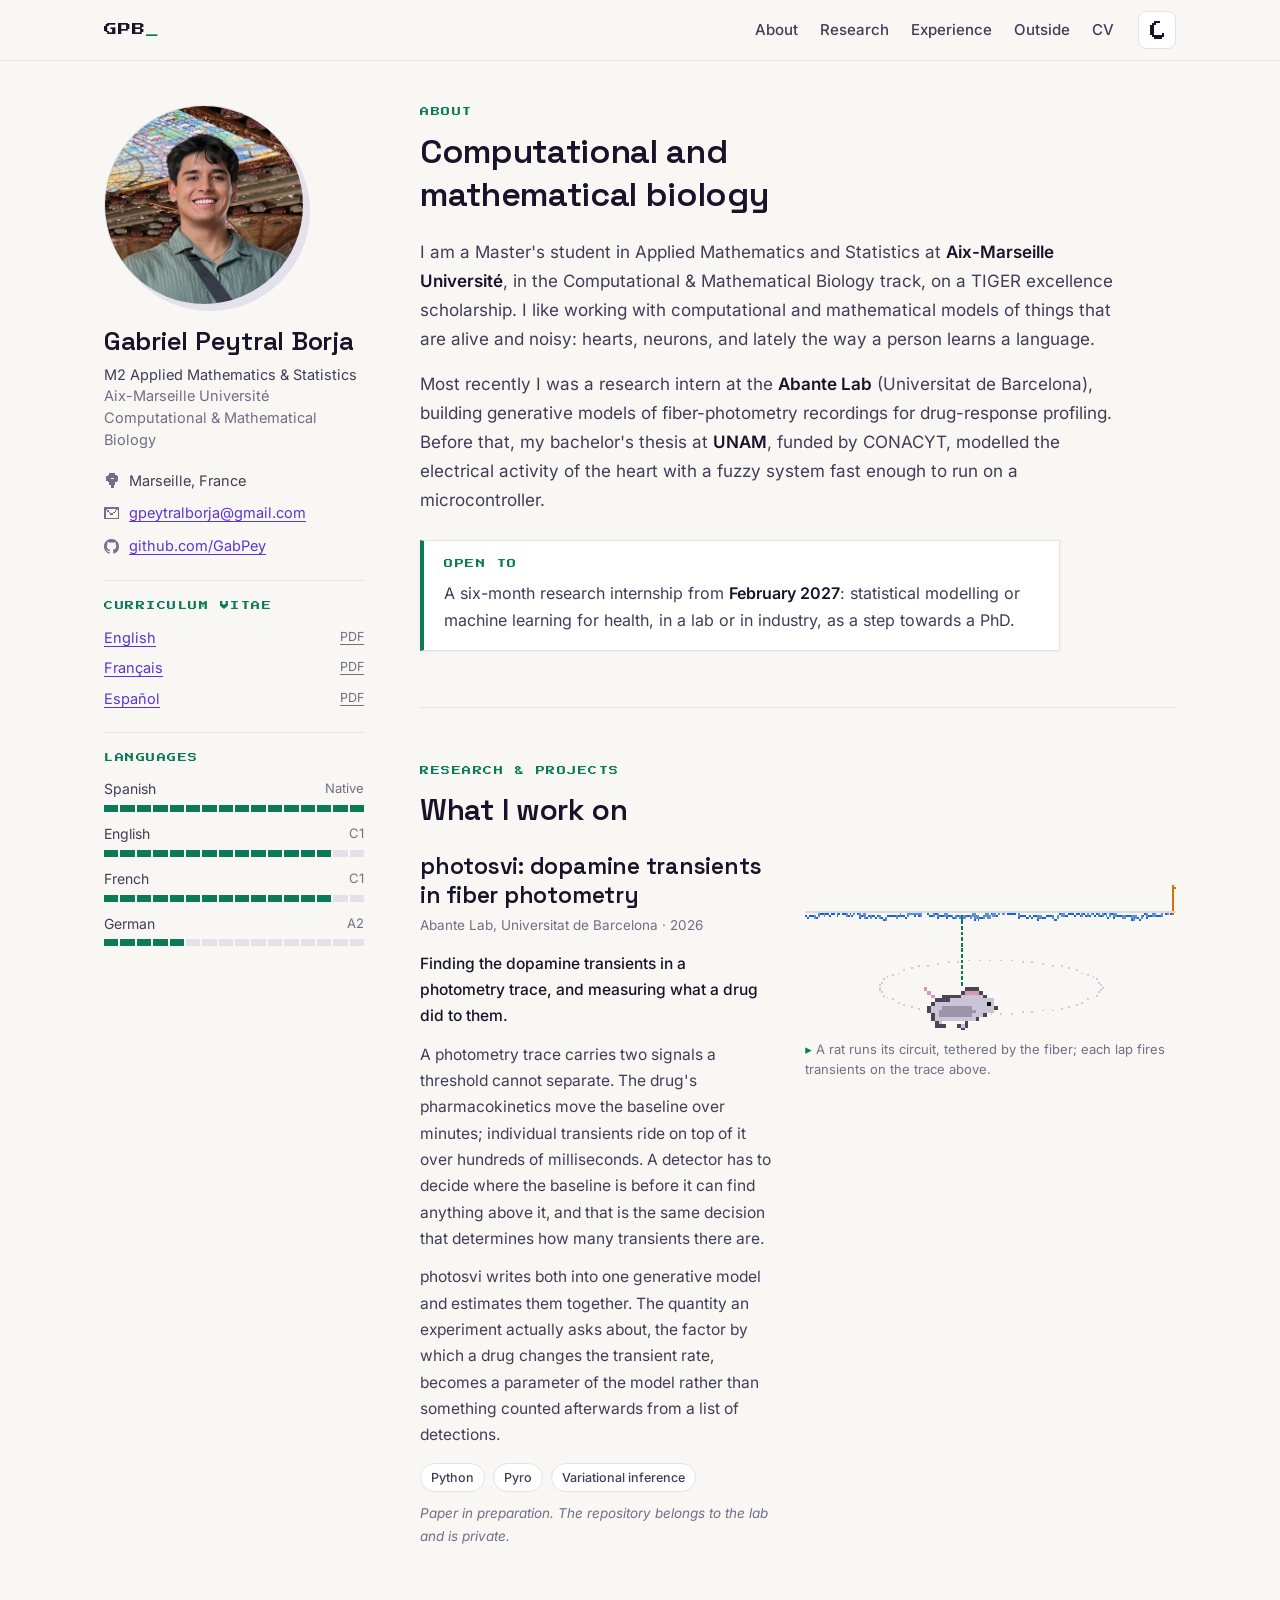
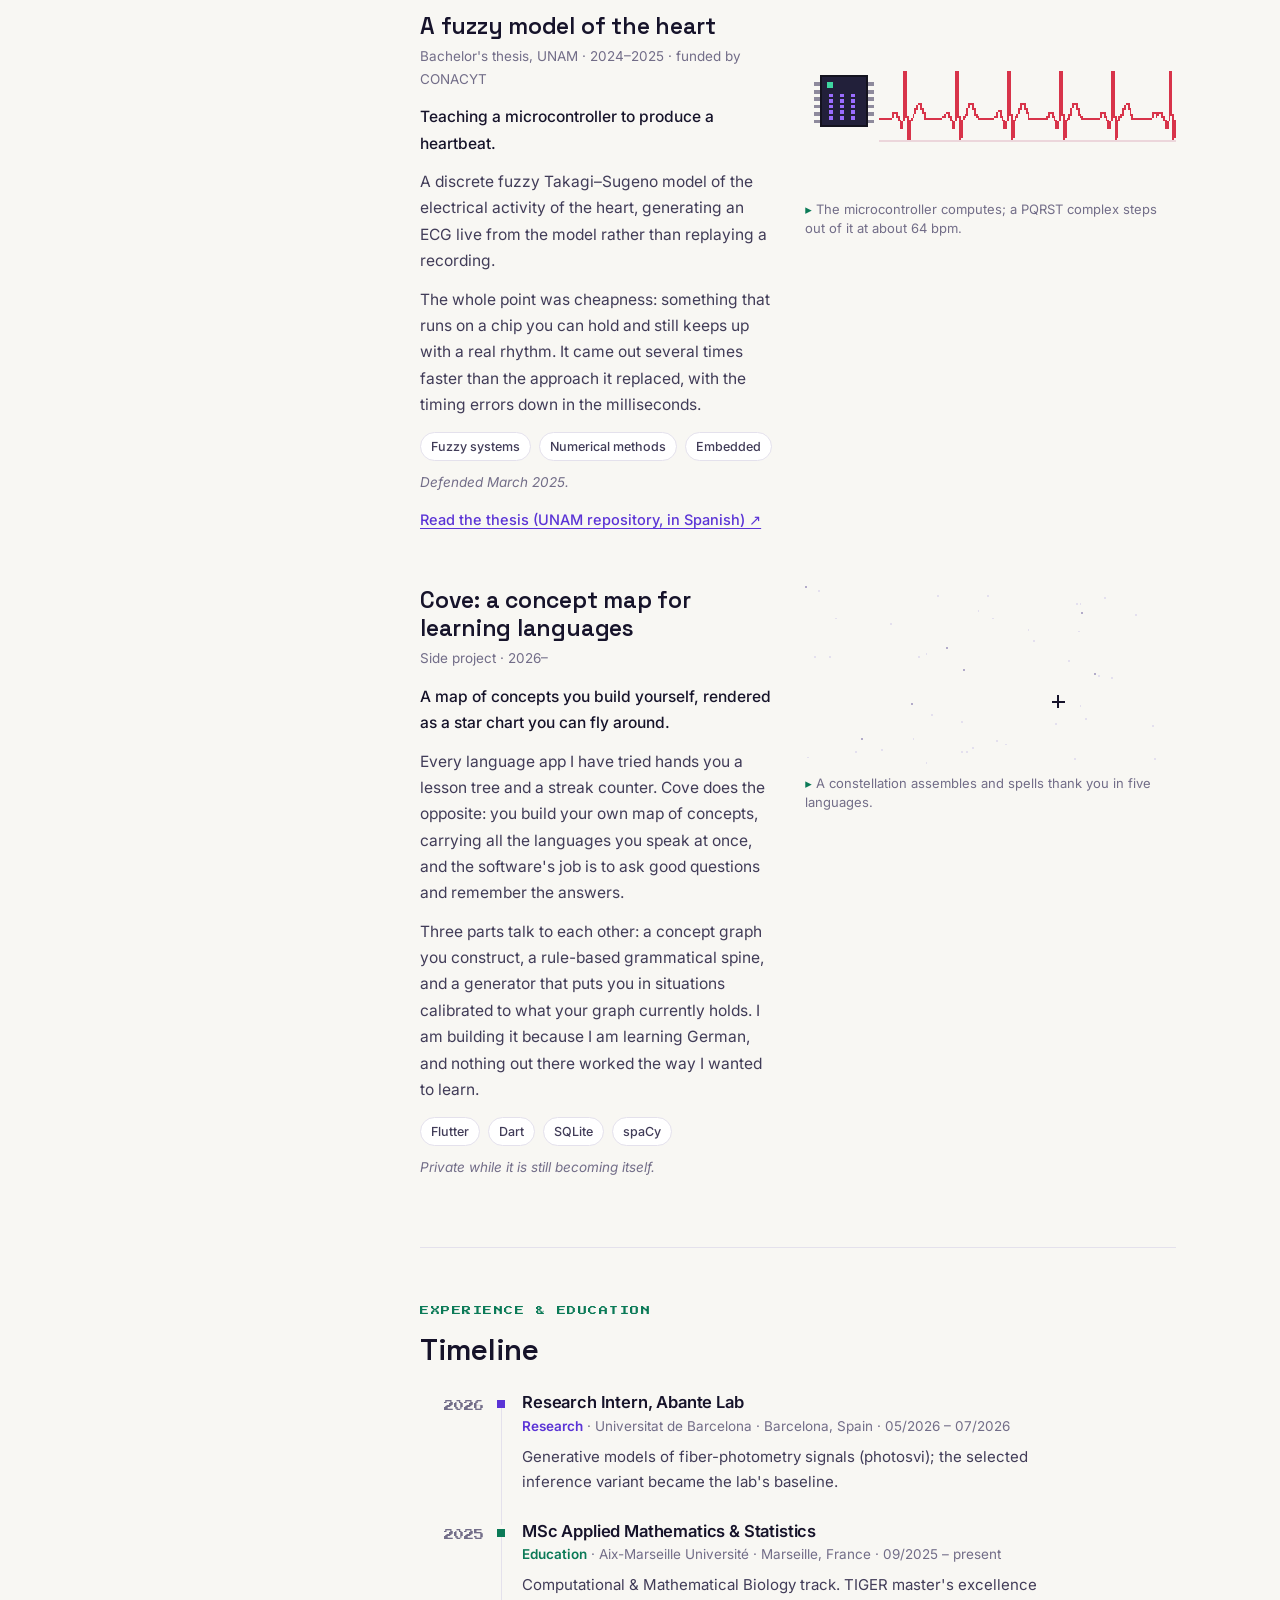
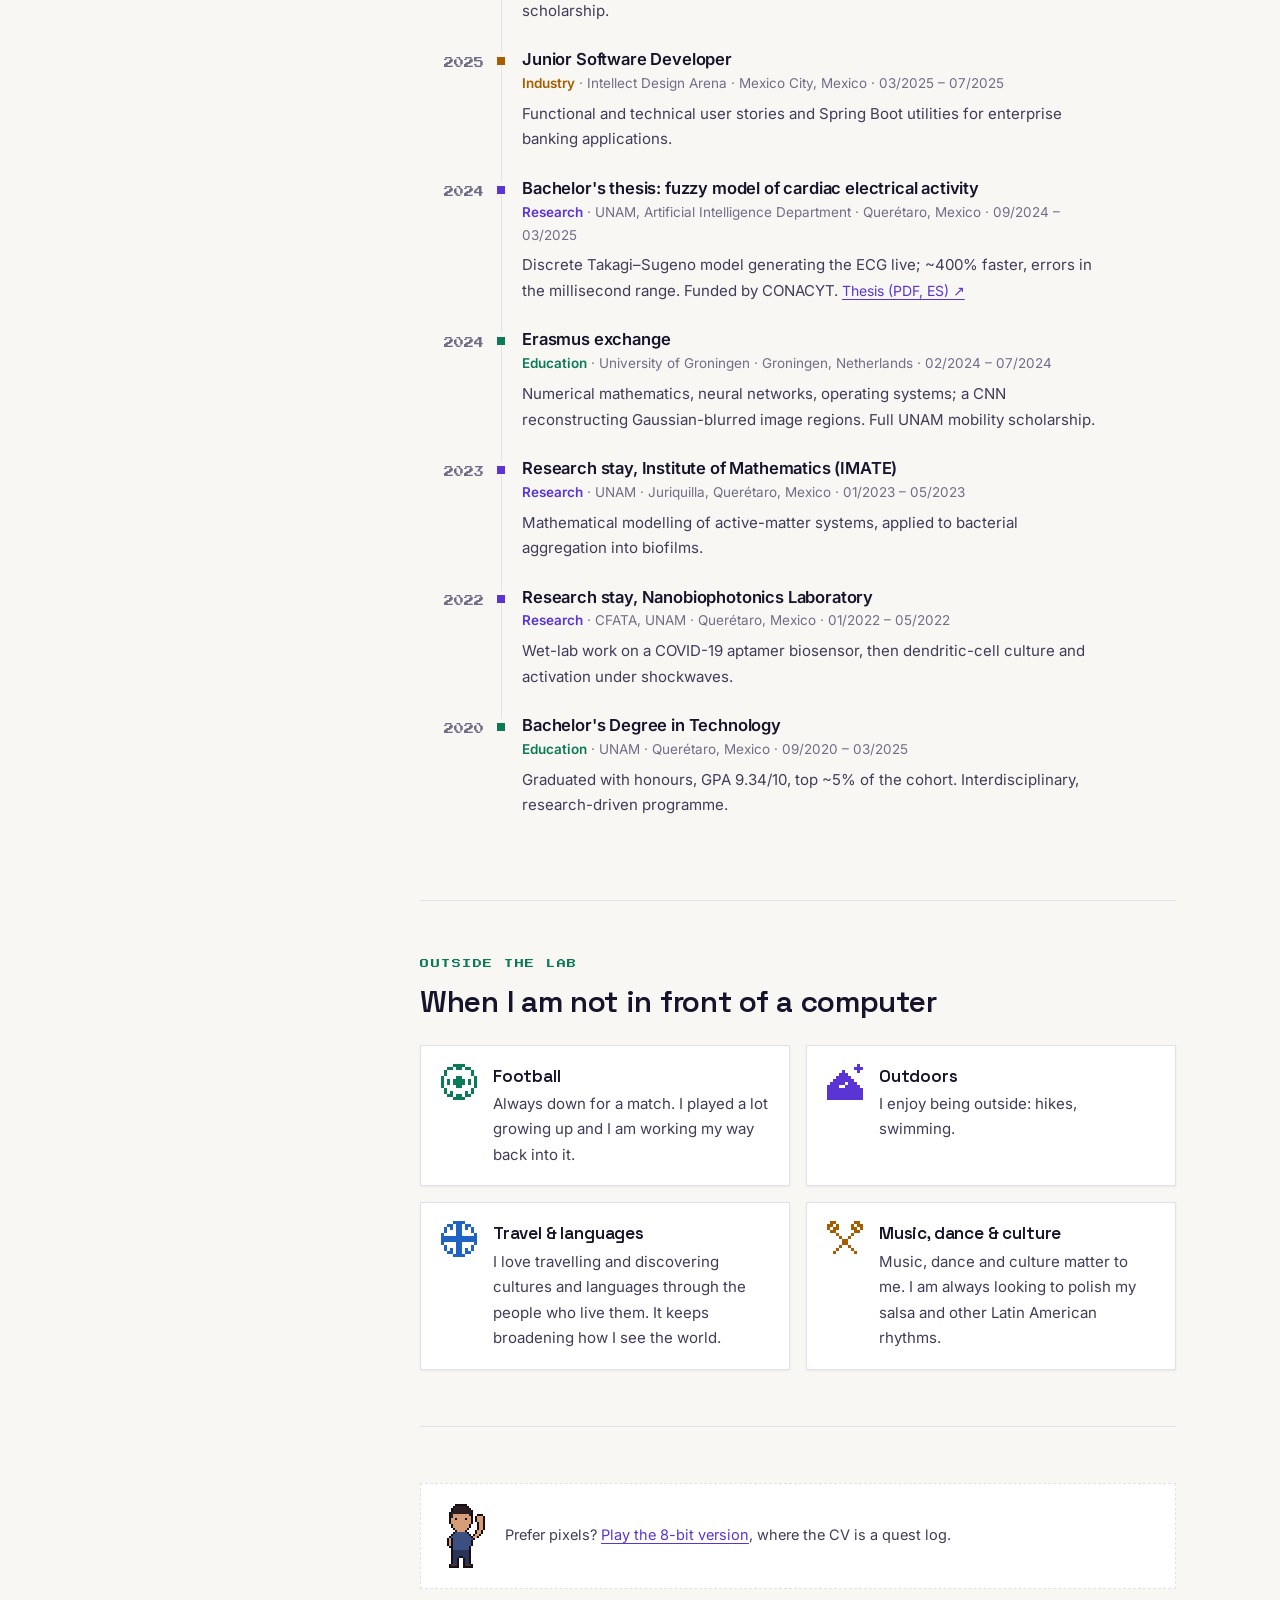
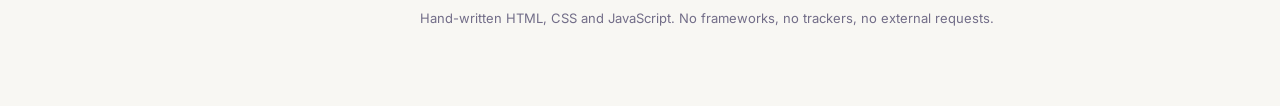
<file: index.html>
<!DOCTYPE html>
<html lang="en">
<head>
<meta charset="utf-8">
<meta name="viewport" content="width=device-width, initial-scale=1">
<title>Gabriel Peytral Borja</title>
<meta name="description" content="Gabriel Peytral Borja: M2 Applied Mathematics & Statistics (Computational & Mathematical Biology) at Aix-Marseille Université. Probabilistic models of hearts, neurons, and how a person learns a language.">
<script>
  // Set the theme before first paint: the visitor's saved choice, else light.
  (function () {
    var t = null;
    try { t = localStorage.getItem("theme"); } catch (e) {}
    document.documentElement.setAttribute("data-theme", t === "dark" ? "dark" : "light");
  })();
</script>
<link rel="stylesheet" href="style.css?v=20260925e">
<link rel="icon" href="data:image/svg+xml,<svg xmlns='http://www.w3.org/2000/svg' viewBox='0 0 16 16'><rect width='16' height='16' fill='%2306050f'/><rect x='7' y='3' width='2' height='2' fill='%239b6dff'/><rect x='3' y='8' width='2' height='2' fill='%23ffaa44'/><rect x='11' y='9' width='2' height='2' fill='%233fd6a0'/></svg>">
</head>
<body>
<a class="skip" href="#main">Skip to content</a>

<header class="topbar">
  <div class="topbar-inner">
    <a class="brand" href="#top" aria-label="Gabriel Peytral Borja, home">GPB<span class="cursor" aria-hidden="true">_</span></a>
    <nav class="nav" aria-label="Sections">
      <a href="#about">About</a>
      <a href="#research">Research</a>
      <a href="#experience">Experience</a>
      <a href="#outside">Outside</a>
      <a href="cv.html?lang=en">CV</a>
    </nav>
    <button id="theme" class="theme" type="button" aria-label="Switch to dark theme">
      <span class="sun" aria-hidden="true"></span><span class="moon" aria-hidden="true"></span>
    </button>
  </div>
</header>

<div class="layout" id="top">
  <aside class="card" aria-label="Profile">
    <img id="photo" class="photo" width="200" height="200" alt="Portrait of Gabriel Peytral Borja">
    <h1 id="name"></h1>
    <p id="role" class="role"></p>
    <ul class="facts">
      <li><span class="ico ico-pin" aria-hidden="true"></span><span id="city"></span></li>
      <li><span class="ico ico-mail" aria-hidden="true"></span><a id="email"></a></li>
      <li><span class="ico ico-gh" aria-hidden="true"></span><a id="github"></a></li>
    </ul>
    <div class="cv-box">
      <p class="label">Curriculum vitae</p>
      <ul id="cv-list" class="cv-list"></ul>
    </div>
    <div class="langs">
      <p class="label">Languages</p>
      <dl id="lang-list"></dl>
    </div>
  </aside>

  <main id="main">
    <section id="about" aria-labelledby="about-h">
      <p class="label">About</p>
      <h2 id="about-h" class="tagline"></h2>
      <div id="about-body" class="prose"></div>
      <aside id="seeking" class="seeking"></aside>
    </section>

    <section id="research" aria-labelledby="research-h">
      <p class="label">Research &amp; projects</p>
      <h2 id="research-h">What I work on</h2>
      <div id="research-list"></div>
    </section>

    <section id="experience" aria-labelledby="exp-h">
      <p class="label">Experience &amp; education</p>
      <h2 id="exp-h">Timeline</h2>
      <ol id="timeline" class="timeline"></ol>
    </section>

    <section id="outside" aria-labelledby="out-h">
      <p class="label">Outside the lab</p>
      <h2 id="out-h">When I am not in front of a computer</h2>
      <ul id="outside-list" class="outside"></ul>
    </section>

    <footer>
      <div class="arcade">
        <canvas id="sprite" role="img" aria-label="Pixel-art figure of Gabriel, waving"></canvas>
        <p>Prefer pixels? <a href="arcade/">Play the 8-bit version</a>, where the CV is a quest log.</p>
      </div>
      <p class="colophon">Hand-written HTML, CSS and JavaScript. No frameworks, no trackers, no external requests.</p>
    </footer>
  </main>
</div>

<script src="data.js?v=20260925e"></script>
<script src="scenes.js?v=20260925e"></script>
<script src="app.js?v=20260925e"></script>
</body>
</html>
</file>
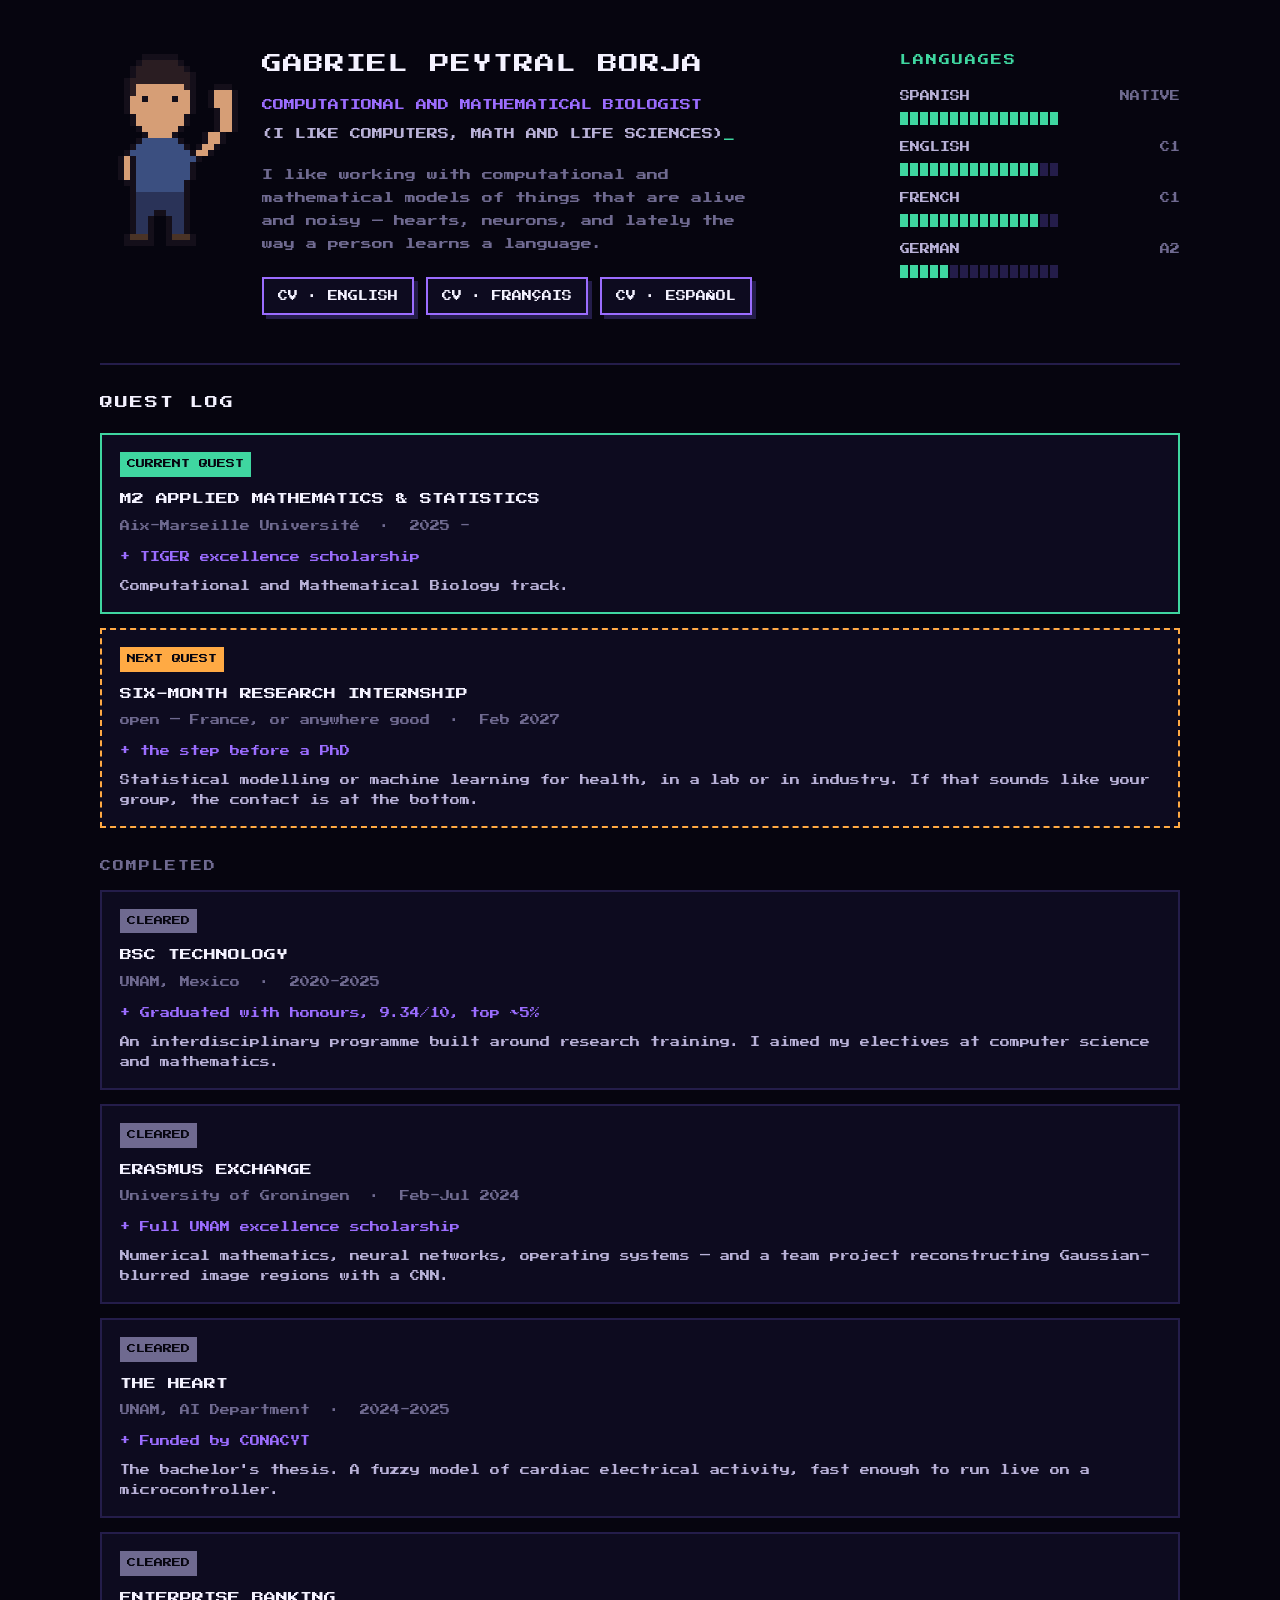
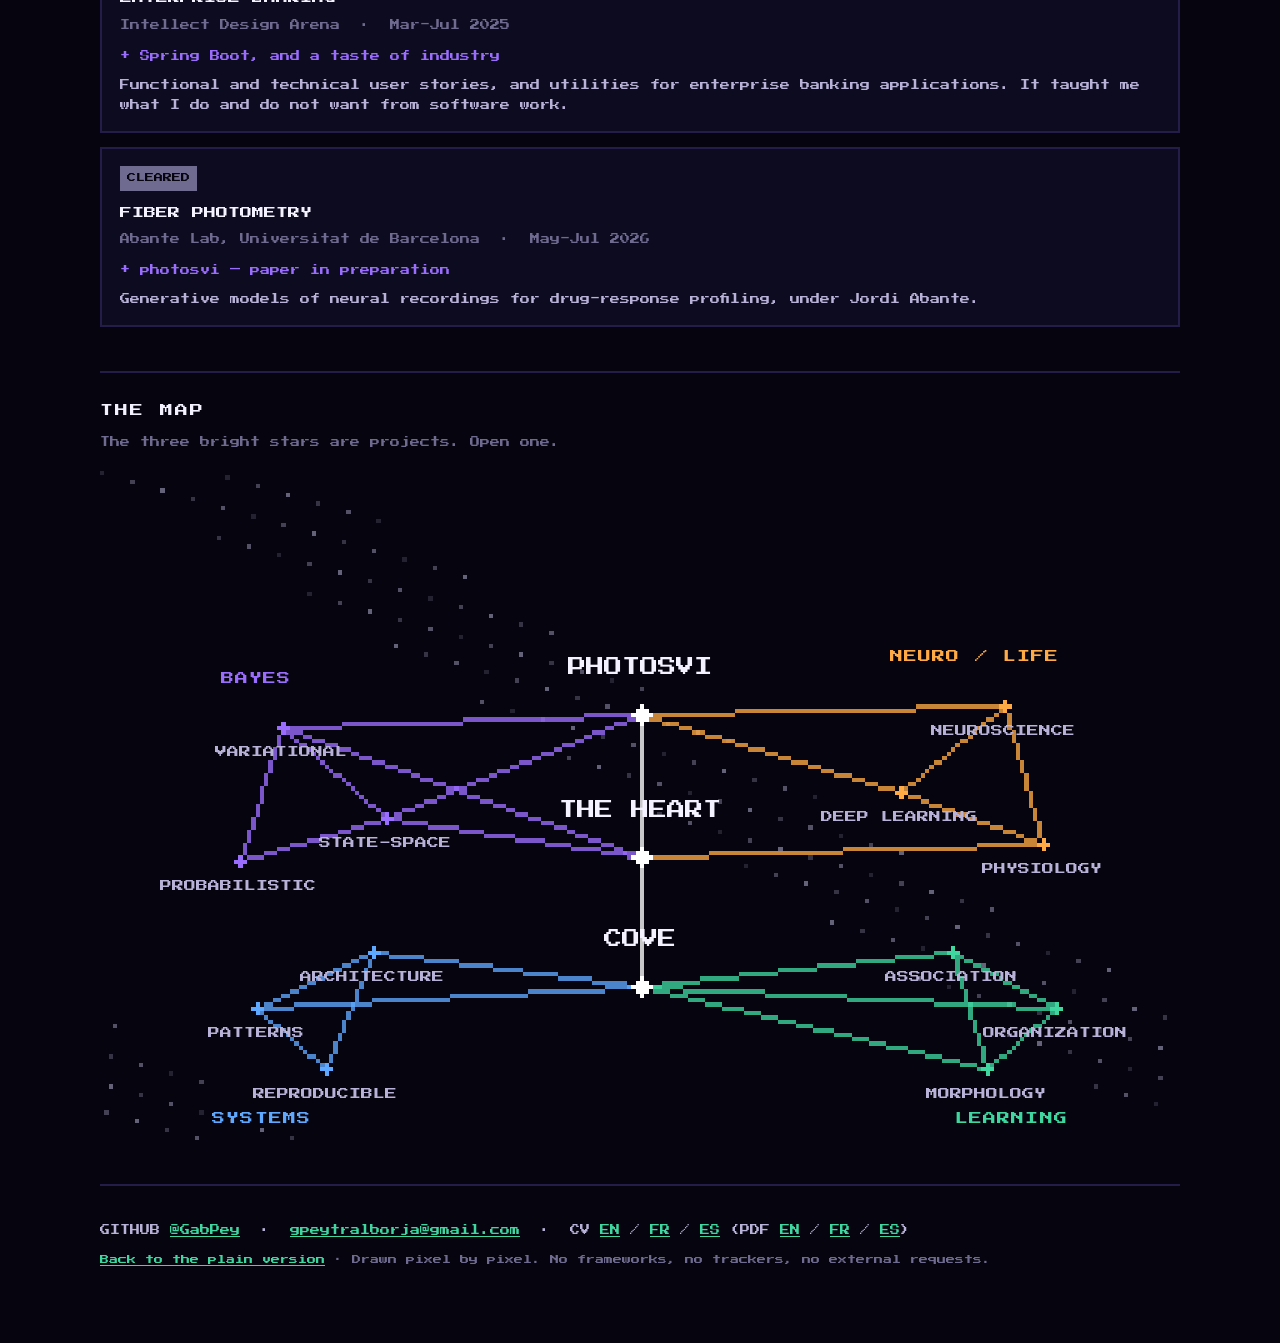
<file: arcade/index.html>
<!DOCTYPE html>
<html lang="en">
<head>
<meta charset="utf-8">
<meta name="viewport" content="width=device-width, initial-scale=1">
<title>Gabriel Peytral Borja · Arcade</title>
<meta name="description" content="Computational and mathematical biologist. Probabilistic models of hearts, neurons, and how a person learns a language.">
<link rel="stylesheet" href="style.css?v=20260921c">
<link rel="icon" href="data:image/svg+xml,<svg xmlns='http://www.w3.org/2000/svg' viewBox='0 0 16 16'><rect width='16' height='16' fill='%2306050f'/><rect x='7' y='3' width='2' height='2' fill='%239b6dff'/><rect x='3' y='8' width='2' height='2' fill='%23ffaa44'/><rect x='11' y='9' width='2' height='2' fill='%233fd6a0'/></svg>">
</head>
<body>
<a class="skip" href="#map">Skip to the map</a>

<header class="hero">
  <canvas id="avatar" role="img" aria-label="Pixel-art figure of Gabriel Peytral Borja, waving"></canvas>
  <div class="hero-text">
    <h1 id="name"></h1>
    <p id="title"></p>
    <p id="hook"></p>
    <p id="blurb" class="blurb"></p>
    <nav class="cv-links" aria-label="Curriculum vitae">
      <a class="pixbtn" href="../cv.html?lang=en">CV &middot; ENGLISH</a>
      <a class="pixbtn" href="../cv.html?lang=fr">CV &middot; FRAN&Ccedil;AIS</a>
      <a class="pixbtn" href="../cv.html?lang=es">CV &middot; ESPA&Ntilde;OL</a>
    </nav>
  </div>
  <div class="langs" aria-labelledby="langs-h">
    <h2 id="langs-h">LANGUAGES</h2>
    <dl id="lang-list"></dl>
  </div>
</header>

<section class="quests" aria-labelledby="quests-h">
  <h2 id="quests-h">QUEST LOG</h2>
  <div id="quest-current"></div>
  <div id="quest-next"></div>
  <h3 class="done-h">COMPLETED</h3>
  <ol id="quest-done"></ol>
</section>

<section id="map" aria-labelledby="map-h">
  <h2 id="map-h">THE MAP</h2>
  <p class="hint">The three bright stars are projects. Open one.</p>
  <div id="chart-wrap"></div>
</section>

<footer>
  <p id="contact"></p>
  <p class="colophon"><a href="../">Back to the plain version</a> · Drawn pixel by pixel. No frameworks, no trackers, no external requests.</p>
</footer>

<div id="panel" class="panel" role="dialog" aria-modal="true" aria-labelledby="panel-title" hidden>
  <div class="panel-inner">
    <button id="panel-close" aria-label="Close">X</button>
    <canvas id="panel-canvas" aria-hidden="true"></canvas>
    <h2 id="panel-title"></h2>
    <p id="panel-kicker" class="kicker"></p>
    <p id="panel-lede" class="lede"></p>
    <div id="panel-body"></div>
    <ul id="panel-stack" class="stack"></ul>
    <p id="panel-note" class="note"></p>
  </div>
</div>

<script src="../chart.js?v=20260921c"></script>
<script src="data.js?v=20260921c"></script>
<script src="../scenes.js?v=20260921c"></script>
<script src="app.js?v=20260921c"></script>
</body>
</html>
</file>
<file: style.css>
/* The plain version: an academic page with a pixel accent.
   Inter for reading, Space Grotesk for headings, Press Start 2P only for small labels.
   The pixel scenes draw on transparent canvases with a palette per theme (see scenes.js). */
@font-face { font-family: "Inter"; src: url("assets/inter-400.woff2") format("woff2"); font-weight: 400; font-display: swap; }
@font-face { font-family: "Inter"; src: url("assets/inter-400-italic.woff2") format("woff2"); font-weight: 400; font-style: italic; font-display: swap; }
@font-face { font-family: "Inter"; src: url("assets/inter-500.woff2") format("woff2"); font-weight: 500; font-display: swap; }
@font-face { font-family: "Inter"; src: url("assets/inter-600.woff2") format("woff2"); font-weight: 600; font-display: swap; }
@font-face { font-family: "Inter"; src: url("assets/inter-700.woff2") format("woff2"); font-weight: 700; font-display: swap; }
@font-face { font-family: "Space Grotesk"; src: url("assets/spacegrotesk-600.woff2") format("woff2"); font-weight: 600; font-display: swap; }
@font-face { font-family: "Press Start 2P"; src: url("assets/PressStart2P.ttf") format("truetype"); font-display: swap; }

:root, :root[data-theme="dark"] {
  --bg: #0b0a17; --surface: #131128; --line: #272247;
  --ink: #f4f2ff; --soft: #c6c0e2; --faint: #8e88b0;
  --accent: #ab8bff; --green: #3fd6a0; --amber: #ffaa44; --blue: #5fa8ff;
  --shadow: 0 1px 0 rgba(0,0,0,.4);
  color-scheme: dark;
}
:root { --head: "Space Grotesk", "Inter", sans-serif; --head-w: 600; --head-ls: -0.01em; }
:root[data-theme="light"] {
  --bg: #f8f7f3; --surface: #ffffff; --line: #e4e1ec;
  --ink: #16132a; --soft: #413c58; --faint: #726d88;
  --accent: #5b34d6; --green: #0b7a57; --amber: #a55d00; --blue: #1f63c4;
  --shadow: 0 1px 2px rgba(22,19,42,.06);
  color-scheme: light;
}

* { box-sizing: border-box; }
html { background: var(--bg); scroll-behavior: smooth; scroll-padding-top: 76px; }
body {
  margin: 0; background: var(--bg); color: var(--soft);
  font: 400 16px/1.7 "Inter", system-ui, -apple-system, "Segoe UI", sans-serif;
  -webkit-font-smoothing: antialiased; overflow-wrap: break-word;
}
a { color: var(--accent); text-decoration-thickness: 1px; text-underline-offset: 3px; }
a:hover { color: var(--ink); }
b, strong { color: var(--ink); font-weight: 600; }
:focus-visible { outline: 2px solid var(--green); outline-offset: 3px; }
.skip { position: absolute; left: -9999px; }
.skip:focus { left: 8px; top: 8px; background: var(--accent); color: var(--bg); padding: 8px 12px; z-index: 50; }

.label {
  font-family: "Press Start 2P", ui-monospace, monospace; font-size: 9px; line-height: 1.6;
  letter-spacing: 1.5px; text-transform: uppercase; color: var(--green); margin: 0 0 12px;
}
h1, h2, h3 { font-family: var(--head); font-weight: var(--head-w); letter-spacing: var(--head-ls); color: var(--ink); line-height: 1.25; }

/* ---------------- top bar ---------------- */
.topbar {
  position: sticky; top: 0; z-index: 10;
  background: color-mix(in srgb, var(--bg) 88%, transparent);
  backdrop-filter: blur(8px); -webkit-backdrop-filter: blur(8px);
  border-bottom: 1px solid var(--line);
}
.topbar-inner { max-width: 1120px; margin: 0 auto; padding: 0 24px; height: 60px; display: flex; align-items: center; gap: 24px; }
.brand { font-family: "Press Start 2P", monospace; font-size: 13px; color: var(--ink); text-decoration: none; letter-spacing: 1px; }
.brand .cursor { color: var(--green); animation: blink 1.1s steps(2, end) infinite; }
@keyframes blink { 0%, 50% { opacity: 1 } 51%, 100% { opacity: 0 } }
.nav { display: flex; gap: 22px; margin-left: auto; }
.nav a { color: var(--soft); text-decoration: none; font-size: 15px; font-weight: 500; }
.nav a:hover { color: var(--ink); }
.theme {
  width: 38px; height: 38px; flex: none; display: grid; place-items: center; cursor: pointer;
  background: var(--surface); border: 1px solid var(--line); border-radius: 8px; color: var(--ink);
}
.theme:hover { border-color: var(--accent); color: var(--accent); }
.theme span { width: 18px; height: 18px; background: currentColor; grid-area: 1 / 1;
  -webkit-mask: var(--m) center / contain no-repeat; mask: var(--m) center / contain no-repeat; image-rendering: pixelated; }
/* pixel sun (shown in dark: click for light) and pixel moon (shown in light) */
.sun  { --m: url("data:image/svg+xml,<svg xmlns='http://www.w3.org/2000/svg' viewBox='0 0 9 9' shape-rendering='crispEdges'><path d='M4 0h1v1H4zM4 8h1v1H4zM0 4h1v1H0zM8 4h1v1H8zM1 1h1v1H1zM7 1h1v1H7zM1 7h1v1H1zM7 7h1v1H7zM3 2h3v1H3zM2 3h5v3H2zM3 6h3v1H3z'/></svg>"); }
.moon { --m: url("data:image/svg+xml,<svg xmlns='http://www.w3.org/2000/svg' viewBox='0 0 9 9' shape-rendering='crispEdges'><path d='M3 0h3v1H3zM2 1h2v1H2zM1 2h2v1H1zM1 3h2v3H1zM1 6h2v1H1zM2 7h2v1H2zM3 8h4v1H3zM4 7h4v1H4zM7 6h1v1H7z'/></svg>"); }
[data-theme="dark"] .moon, [data-theme="light"] .sun { display: none; }

/* ---------------- layout ---------------- */
.layout { max-width: 1120px; margin: 0 auto; padding: 44px 24px 64px; display: grid; grid-template-columns: 260px minmax(0, 1fr); gap: 56px; }
main { min-width: 0; }
section { padding-bottom: 56px; margin-bottom: 56px; border-bottom: 1px solid var(--line); }
section h2 { font-size: 30px; margin: 0 0 24px; }

/* ---------------- profile card ---------------- */
.card { position: sticky; top: 92px; align-self: start; }
.photo { width: 100%; max-width: 200px; height: auto; aspect-ratio: 1; object-fit: cover; border-radius: 50%; display: block; margin-bottom: 20px;
  border: 1px solid var(--line); box-shadow: 6px 6px 0 var(--line); background: var(--surface); }
.card h1 { font-size: 26px; margin: 0 0 6px; }
.role { margin: 0 0 18px; font-size: 14.5px; line-height: 1.5; color: var(--soft); }
.role .org { display: block; color: var(--faint); }
.facts { list-style: none; margin: 0 0 22px; padding: 0; font-size: 14.5px; }
.facts li { display: flex; align-items: center; gap: 10px; margin: 0 0 8px; min-width: 0; }
.facts a { overflow: hidden; text-overflow: ellipsis; white-space: nowrap; }
.ico { width: 15px; height: 15px; flex: none; background: var(--faint);
  -webkit-mask: var(--m) center / contain no-repeat; mask: var(--m) center / contain no-repeat; }
.ico-pin  { --m: url("data:image/svg+xml,<svg xmlns='http://www.w3.org/2000/svg' viewBox='0 0 8 10' shape-rendering='crispEdges'><path d='M2 0h4v1H2zM1 1h6v1H1zM0 2h3v3H0zM5 2h3v3H5zM3 2h2v1H3zM3 4h2v1H3zM1 5h6v1H1zM2 6h4v1H2zM2 7h4v1H2zM3 8h2v2H3z'/></svg>"); }
.ico-mail { --m: url("data:image/svg+xml,<svg xmlns='http://www.w3.org/2000/svg' viewBox='0 0 10 8' shape-rendering='crispEdges'><path d='M0 0h10v1H0zM0 7h10v1H0zM0 1h1v6H0zM9 1h1v6H9zM1 1h1v1H1zM8 1h1v1H8zM2 2h1v1H2zM7 2h1v1H7zM3 3h1v1H3zM6 3h1v1H6zM4 4h2v1H4z'/></svg>"); }
.ico-gh   { --m: url("data:image/svg+xml,<svg xmlns='http://www.w3.org/2000/svg' viewBox='0 0 16 16'><path d='M8 0C3.58 0 0 3.58 0 8c0 3.54 2.29 6.53 5.47 7.59.4.07.55-.17.55-.38 0-.19-.01-.82-.01-1.49-2.01.37-2.53-.49-2.69-.94-.09-.23-.48-.94-.82-1.13-.28-.15-.68-.52-.01-.53.63-.01 1.08.58 1.23.82.72 1.21 1.87.87 2.33.66.07-.52.28-.87.51-1.07-1.78-.2-3.64-.89-3.64-3.95 0-.87.31-1.59.82-2.15-.08-.2-.36-1.02.08-2.12 0 0 .67-.21 2.2.82.64-.18 1.32-.27 2-.27.68 0 1.36.09 2 .27 1.53-1.04 2.2-.82 2.2-.82.44 1.1.16 1.92.08 2.12.51.56.82 1.27.82 2.15 0 3.07-1.87 3.75-3.65 3.95.29.25.54.73.54 1.48 0 1.07-.01 1.93-.01 2.2 0 .21.15.46.55.38A8.013 8.013 0 0016 8c0-4.42-3.58-8-8-8z'/></svg>"); }

.cv-box, .langs { border-top: 1px solid var(--line); padding-top: 18px; margin-top: 4px; margin-bottom: 20px; }
.cv-list { list-style: none; margin: 0; padding: 0; font-size: 14.5px; }
.cv-list li { display: flex; justify-content: space-between; gap: 10px; margin: 0 0 6px; }
.cv-list .pdf { font-size: 12.5px; color: var(--faint); }
.cv-list .pdf a { color: var(--faint); }
.cv-list .pdf a:hover { color: var(--accent); }
#lang-list { margin: 0; }
.lang { margin: 0 0 10px; }
.lang dt { font-size: 14px; display: flex; justify-content: space-between; margin-bottom: 4px; color: var(--soft); }
.lang dt .lv { color: var(--faint); font-size: 13px; }
.lang dd { margin: 0; display: flex; gap: 2px; }
.lang .cell { flex: 1; height: 7px; background: var(--line); }
.lang .cell.on { background: var(--green); }

/* ---------------- about ---------------- */
.tagline { font-size: 34px; margin: 0 0 22px; max-width: 22ch; }
.prose p { margin: 0 0 16px; max-width: 64ch; font-size: 17px; }
.seeking { margin-top: 26px; padding: 16px 20px; border: 1px solid var(--line); border-left: 4px solid var(--green);
  background: var(--surface); box-shadow: var(--shadow); max-width: 64ch; }
.seeking p { margin: 0; }
.seeking .label { margin-bottom: 8px; }

/* ---------------- research ---------------- */
.project { display: grid; grid-template-columns: minmax(0, 1fr) minmax(0, 1.05fr); gap: 32px; align-items: start; margin: 0 0 52px; }
.project:last-child { margin-bottom: 0; }
.project h3 { font-size: 23px; margin: 0 0 4px; }
.project .kicker { font-size: 13.5px; color: var(--faint); margin: 0 0 14px; }
.project .lede { color: var(--ink); font-weight: 500; margin: 0 0 12px; }
.project p { margin: 0 0 12px; font-size: 15.5px; }
.project .note { font-size: 13.5px; color: var(--faint); font-style: italic; }
.doc-link { display: inline-block; margin-top: 2px; font-size: 14.5px; font-weight: 500; }
.doc-link::after, .tl-link::after { content: " ↗"; }
.tl-link { font-size: 14px; white-space: nowrap; }
.chips { list-style: none; margin: 14px 0 10px; padding: 0; display: flex; flex-wrap: wrap; gap: 8px; }
.chips li { font-size: 12.5px; font-weight: 500; padding: 3px 10px; border: 1px solid var(--line); border-radius: 999px; color: var(--soft); background: var(--surface); }

.screen { margin: 0; }
.screen canvas { display: block; width: 100%; height: auto; aspect-ratio: 200 / 96; background: transparent;
  image-rendering: pixelated; image-rendering: crisp-edges; }
.screen figcaption { font-size: 13px; color: var(--faint); margin-top: 10px; line-height: 1.5; }
.screen figcaption::before { content: "▸ "; color: var(--green); }

/* ---------------- timeline ---------------- */
.timeline { list-style: none; margin: 0; padding: 0; }
.timeline li { display: grid; grid-template-columns: 64px minmax(0, 1fr); gap: 20px; padding: 0 0 26px; position: relative; }
.timeline li::before { content: ""; position: absolute; left: 81px; top: 10px; bottom: -4px; width: 1px; background: var(--line); }
.timeline li:last-child::before { display: none; }
.timeline .yr { font-family: "Press Start 2P", monospace; font-size: 10px; color: var(--faint); padding-top: 6px; text-align: right; }
.timeline .item { position: relative; padding-left: 18px; }
.timeline .item::before { content: ""; position: absolute; left: -7px; top: 8px; width: 8px; height: 8px; background: var(--c, var(--faint)); }
.timeline .k-research { --c: var(--accent); }
.timeline .k-education { --c: var(--green); }
.timeline .k-industry { --c: var(--amber); }
.timeline h3 { font-family: "Inter", sans-serif; font-size: 16.5px; font-weight: 600; margin: 0; }
.timeline .meta { font-size: 13.5px; color: var(--faint); margin: 2px 0 6px; }
.timeline .kind { font-weight: 600; color: var(--c); }
.timeline p { margin: 0; font-size: 15px; max-width: 64ch; }

/* ---------------- outside the lab ---------------- */
.outside { list-style: none; margin: 0; padding: 0; display: grid; grid-template-columns: repeat(2, minmax(0, 1fr)); gap: 16px; }
.out { display: flex; gap: 16px; align-items: flex-start; padding: 18px 20px; background: var(--surface); border: 1px solid var(--line); box-shadow: var(--shadow); }
.out h3 { font-size: 17px; margin: 2px 0 4px; }
.out p { margin: 0; font-size: 15px; }
.out .pix { width: 36px; height: 36px; flex: none; background: var(--c);
  -webkit-mask: var(--m) center / contain no-repeat; mask: var(--m) center / contain no-repeat; }
/* 12x12 pixel icons: ball, mountain + sun, globe, crossed maracas */
.out-ball  { --c: var(--green);  --m: url("data:image/svg+xml,<svg xmlns='http://www.w3.org/2000/svg' viewBox='0 0 12 12' shape-rendering='crispEdges'><path d='M4 0h4v1H4zM2 1h2v1H2zM8 1h2v1H8zM1 2h1v2H1zM10 2h1v2h-1zM0 4h1v4H0zM11 4h1v4h-1zM1 8h1v2H1zM10 8h1v2h-1zM2 10h2v1H2zM8 10h2v1H8zM4 11h4v1H4zM5 1h2v1H5zM5 4h2v1H5zM4 5h4v2H4zM5 7h2v1H5zM2 5h1v2H2zM9 5h1v2H9zM3 9h1v1H3zM8 9h1v1H8zM5 10h2v1H5z'/></svg>"); }
.out-peak  { --c: var(--accent); --m: url("data:image/svg+xml,<svg xmlns='http://www.w3.org/2000/svg' viewBox='0 0 12 12' shape-rendering='crispEdges'><path d='M10 0h1v1h-1zM9 1h3v1H9zM10 2h1v1h-1zM5 2h1v1H5zM4 3h3v1H4zM3 4h5v1H3zM2 5h7v1H2zM1 6h5v1H1zM7 6h3v1H7zM0 7h4v1H0zM6 7h5v1H6zM0 8h12v4H0z'/></svg>"); }
.out-globe { --c: var(--blue);   --m: url("data:image/svg+xml,<svg xmlns='http://www.w3.org/2000/svg' viewBox='0 0 12 12' shape-rendering='crispEdges'><path d='M4 0h4v1H4zM2 1h2v1H2zM8 1h2v1H8zM1 2h1v2H1zM10 2h1v2h-1zM0 4h1v4H0zM11 4h1v4h-1zM1 8h1v2H1zM10 8h1v2h-1zM2 10h2v1H2zM8 10h2v1H8zM4 11h4v1H4zM5 1h2v10H5zM1 5h10v2H1zM3 2h1v1H3zM8 2h1v1H8zM3 9h1v1H3zM8 9h1v1H8z'/></svg>"); }
.out-maracas { --c: var(--amber); --m: url("data:image/svg+xml,<svg xmlns='http://www.w3.org/2000/svg' viewBox='0 0 12 12' shape-rendering='crispEdges'><path d='M0 1h1v1H0zM0 2h1v1H0zM1 0h1v1H1zM1 1h1v1H1zM1 3h1v1H1zM2 0h1v1H2zM2 2h1v1H2zM2 3h1v1H2zM2 10h1v1H2zM3 1h1v1H3zM3 2h1v1H3zM3 4h1v1H3zM3 9h1v1H3zM4 5h1v1H4zM4 8h1v1H4zM5 6h1v1H5zM5 7h1v1H5zM6 6h1v1H6zM6 7h1v1H6zM7 5h1v1H7zM7 8h1v1H7zM8 1h1v1H8zM8 2h1v1H8zM8 4h1v1H8zM8 9h1v1H8zM9 0h1v1H9zM9 2h1v1H9zM9 3h1v1H9zM9 10h1v1H9zM10 0h1v1H10zM10 1h1v1H10zM10 3h1v1H10zM11 1h1v1H11zM11 2h1v1H11z'/></svg>"); }

/* ---------------- footer ---------------- */
footer { font-size: 14.5px; }
.arcade { display: flex; align-items: center; gap: 18px; padding: 18px 20px; border: 1px dashed var(--line); background: var(--surface); }
.arcade p { margin: 0; }
#sprite { width: 46px; height: 68px; flex: none; image-rendering: pixelated; image-rendering: crisp-edges; }
.colophon { color: var(--faint); font-size: 13px; margin-top: 18px; }

/* ---------------- responsive ---------------- */
@media (max-width: 1000px) {
  .project { grid-template-columns: 1fr; gap: 18px; }
  .project .screen { order: -1; }
}
@media (max-width: 820px) {
  .layout { grid-template-columns: 1fr; gap: 40px; padding-top: 32px; }
  .card { position: static; display: grid; grid-template-columns: 120px minmax(0, 1fr); column-gap: 22px; align-items: start; }
  .photo { grid-row: span 3; max-width: 120px; box-shadow: 4px 4px 0 var(--line); }
  .cv-box, .langs { grid-column: 1 / -1; }
  .nav { gap: 16px; }
}
@media (max-width: 700px) { .outside { grid-template-columns: 1fr; } }
@media (max-width: 620px) {
  .topbar-inner { padding: 0 16px; gap: 14px; }
  .layout { padding-left: 16px; padding-right: 16px; }
  .nav a { font-size: 14px; }
  .nav a[href="#about"] { display: none; }
  .tagline { font-size: 27px; }
  section h2 { font-size: 25px; }
  .prose p { font-size: 16px; }
  .card { grid-template-columns: 88px minmax(0, 1fr); column-gap: 16px; }
  .photo { max-width: 88px; }
  .card h1 { font-size: 22px; }
  .timeline li { grid-template-columns: 1fr; gap: 2px; }
  .timeline li::before { display: none; }
  .timeline .yr { text-align: left; padding: 0 0 0 18px; }
  .timeline .item::before { left: 0; top: -14px; }
}
@media (max-width: 400px) {
  .nav a[href="#experience"], .nav a[href="#outside"] { display: none; }
  .card { grid-template-columns: 1fr; }
  .photo { grid-row: auto; }
}
@media (prefers-reduced-motion: reduce) {
  html { scroll-behavior: auto; }
  .brand .cursor { animation: none; }
}

@media (min-width: 1001px) { .project .screen { position: sticky; top: 84px; } }
@media (max-width: 820px) {
  .cv-list { display: flex; flex-wrap: wrap; gap: 6px 18px; }
  .cv-list li { margin: 0; gap: 6px; }
  #lang-list { display: grid; grid-template-columns: 1fr 1fr; gap: 0 20px; }
}
</file>
<file: arcade/style.css>
@font-face {
  font-family: "Press Start 2P";
  src: url("../assets/PressStart2P.ttf") format("truetype");
  font-display: swap;
}
:root {
  --paper: #06050f; --paper2: #0d0b1f; --line: #241d4a;
  --ink: #f4f2ff; --soft: #b9b2d8; --faint: #6f6a90;
  --bayes: #9b6dff; --neuro: #ffaa44; --systems: #5fa8ff; --learning: #3fd6a0;
}
* { box-sizing: border-box; }
html { background: var(--paper); }
body {
  margin: 0; padding: 0 20px 64px; overflow-wrap: break-word; background: var(--paper); color: var(--soft);
  font-family: "Press Start 2P", ui-monospace, Menlo, Consolas, monospace;
  font-size: 11px; line-height: 2.1; -webkit-font-smoothing: none;
  max-width: 1120px; margin-inline: auto;
}
img, canvas { image-rendering: pixelated; image-rendering: crisp-edges; }
h1, h2, h3 { font-weight: normal; line-height: 1.6; }
a { color: var(--learning); }
.skip { position: absolute; left: -9999px; }
.skip:focus { left: 8px; top: 8px; background: var(--bayes); color: #000; padding: 8px; z-index: 9; }

.hero { display: flex; gap: 24px; align-items: flex-start; padding: 48px 0 8px; flex-wrap: wrap; }
#avatar { width: 138px; height: 204px; flex: none; }
.hero-text { flex: 1 1 300px; min-width: 0; }
.langs { flex: 0 1 280px; min-width: 0; }
.langs h2 { font-size: 11px; color: var(--learning); margin: 4px 0 16px; letter-spacing: 2px; }
#lang-list { margin: 0; }
.lang { margin: 0 0 12px; }
.lang dt { color: var(--soft); font-size: 10px; margin-bottom: 5px; display: flex; justify-content: space-between; gap: 10px; }
.lang dt .lv { color: var(--faint); }
.lang dd { margin: 0; display: flex; gap: 2px; flex-wrap: wrap; }
.lang .cell { width: 8px; height: 13px; background: var(--line); }
.lang .cell.on { background: var(--learning); }
h1 { font-size: 20px; color: var(--ink); margin: 0 0 14px; letter-spacing: 1px; }
#title { color: var(--bayes); margin: 0 0 6px; }
#hook { color: var(--soft); margin: 0 0 18px; }
#hook::after { content: "_"; color: var(--learning); animation: blink 1.1s steps(2, end) infinite; }
@keyframes blink { 0%, 50% { opacity: 1 } 51%, 100% { opacity: 0 } }
.blurb { color: var(--faint); max-width: 46ch; }

.quests { border-top: 2px solid var(--line); margin-top: 40px; padding-top: 28px; }
h2 { font-size: 13px; color: var(--ink); margin: 0 0 20px; letter-spacing: 2px; }
.quest { border: 2px solid var(--line); background: var(--paper2); padding: 16px 18px; margin: 0 0 14px; }
.quest.is-current { border-color: var(--learning); }
.quest.is-next { border-style: dashed; border-color: var(--neuro); }
.quest .tag { display: inline-block; font-size: 9px; padding: 3px 7px; margin-bottom: 12px; color: #06050f; background: var(--faint); }
.quest.is-current .tag { background: var(--learning); }
.quest.is-next .tag { background: var(--neuro); }
.quest h4 { margin: 0 0 6px; font-size: 12px; color: var(--ink); font-weight: normal; line-height: 1.7; }
.quest .meta { color: var(--faint); font-size: 10px; margin: 0 0 10px; }
.quest .loot { color: var(--bayes); font-size: 10px; margin: 0 0 8px; }
.quest .note { margin: 0; color: var(--soft); font-size: 10px; line-height: 2; }
.done-h { font-size: 11px; color: var(--faint); letter-spacing: 2px; margin: 30px 0 14px; }
#quest-done { list-style: none; margin: 0; padding: 0; }

#map { border-top: 2px solid var(--line); margin-top: 44px; padding-top: 28px; }
.hint { color: var(--faint); font-size: 10px; margin: -10px 0 18px; }
#chart-wrap { width: 100%; overflow: hidden; }
svg#chart { width: 100%; height: auto; display: block; }
svg#chart text { font-family: "Press Start 2P", monospace; }
.star-hit { cursor: pointer; }
.star-hit:focus { outline: 2px solid var(--learning); outline-offset: 2px; }
.star-hit .halo { opacity: 0; transition: opacity .16s steps(2, end); }
.star-hit:hover .halo, .star-hit:focus .halo { opacity: .5; }

.panel { position: fixed; inset: 0; background: rgba(3, 2, 8, .92); overflow-y: auto; z-index: 20; padding: 24px; }
.panel[hidden] { display: none; }
.panel-inner { max-width: 760px; margin: 32px auto; border: 2px solid var(--line); background: var(--paper2); padding: 28px; position: relative; }
#panel-close { position: absolute; top: 10px; right: 10px; background: none; border: 2px solid var(--line); color: var(--soft); font: inherit; font-size: 11px; padding: 6px 10px; cursor: pointer; }
#panel-close:hover { border-color: var(--learning); color: var(--learning); }
#panel-canvas { width: 100%; max-width: 600px; height: auto; display: block; margin: 0 auto 26px; border: 2px solid var(--line); background: var(--paper); }
#panel-title { font-size: 16px; color: var(--ink); margin: 0 0 8px; }
.kicker { color: var(--faint); font-size: 10px; margin: 0 0 18px; }
.lede { color: var(--learning); margin: 0 0 20px; line-height: 2; }
#panel-body p { color: var(--soft); line-height: 2.1; margin: 0 0 16px; font-size: 10px; }
.stack { list-style: none; padding: 0; margin: 20px 0 14px; display: flex; flex-wrap: wrap; gap: 8px; }
.stack li { font-size: 9px; border: 2px solid var(--line); padding: 5px 8px; color: var(--soft); }
.note { color: var(--faint); font-size: 9px; margin: 0; }

footer { border-top: 2px solid var(--line); margin-top: 44px; padding-top: 24px; font-size: 10px; }
.colophon { color: var(--faint); font-size: 9px; }

@media (max-width: 900px) { .langs { flex-basis: 100%; } }
@media (max-width: 620px) {
  body { font-size: 10px; padding: 0 14px 40px; }
  h1 { font-size: 15px; }
  .hero-text { flex-basis: 100%; }
  #avatar { width: 104px; height: 154px; }
  .lang .cell { width: 7px; height: 12px; }
}
@media (max-width: 430px) {
  h1 { font-size: 12px; letter-spacing: 0; }
  body { font-size: 9px; }
  .lang .cell { width: 6px; }
  .hero { gap: 16px; padding-top: 32px; }
  .panel { padding: 0; }
  .panel-inner { margin: 0; border: none; padding: 20px; min-height: 100%; }
}
@media (prefers-reduced-motion: reduce) { #hook::after { animation: none; } }

/* CV buttons in the header */
.cv-links { display: flex; flex-wrap: wrap; gap: 12px; margin-top: 20px; }
.pixbtn {
  display: inline-block; padding: 10px 14px; font-size: 10px; line-height: 1.4;
  color: var(--ink); text-decoration: none; background: var(--paper2);
  border: 2px solid var(--bayes); box-shadow: 4px 4px 0 var(--line);
}
.pixbtn:hover, .pixbtn:focus-visible { background: var(--bayes); color: var(--paper); }
.pixbtn:active { transform: translate(2px, 2px); box-shadow: 2px 2px 0 var(--line); }
</file>
